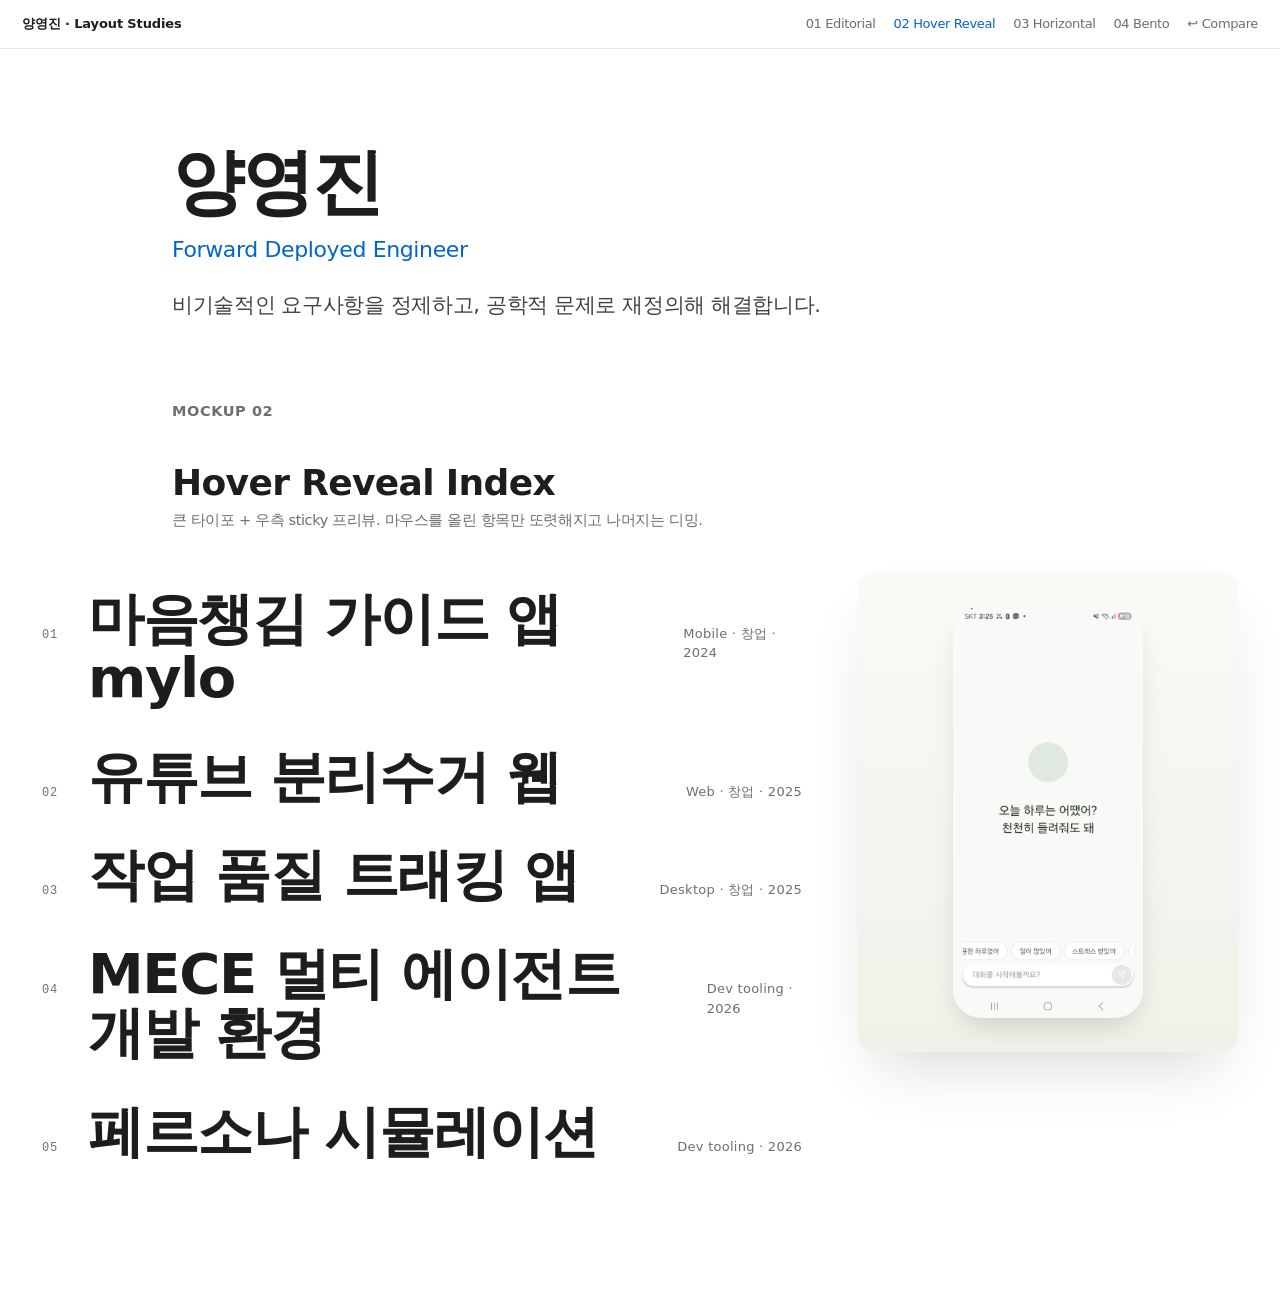
<file: mockups/02-hover-reveal.html>
<!doctype html>
<html lang="ko">
<head>
  <meta charset="utf-8" />
  <meta name="viewport" content="width=device-width, initial-scale=1" />
  <title>Mockup 02 — Hover Reveal · 양영진</title>
  <link rel="stylesheet" href="./shared.css" />
  <style>
    /* ─── Hover-reveal index (Linear/Vercel-style) ───
       대형 타이포 세로 나열. hover 시 우측 영역에서
       프로젝트 미리보기가 페이드+슬라이드인. */
    .hr {
      position: relative;
      max-width: 1240px;
      margin: 24px auto 120px;
      padding: 0 22px;
      display: grid;
      grid-template-columns: 1fr 380px;
      gap: 56px;
      min-height: 540px;
    }
    .hr__list {
      display: flex; flex-direction: column;
      gap: 4px;
    }
    .hr__item {
      display: flex; align-items: baseline; gap: 18px;
      padding: 18px 0;
      width: 100%;
      text-align: left;
      transition: opacity .25s ease, transform .25s ease;
    }
    .hr__list:hover .hr__item { opacity: 0.32; }
    .hr__list .hr__item:hover { opacity: 1; transform: translateX(8px); }

    .hr__num {
      font-family: "SF Mono", ui-monospace, "Menlo", monospace;
      font-size: 12px;
      color: var(--muted-48);
      width: 28px; flex-shrink: 0;
      letter-spacing: 0.06em;
    }
    .hr__title {
      font-family: "SF Pro Display", system-ui, sans-serif;
      font-weight: 600;
      font-size: 56px; line-height: 1.05; letter-spacing: -0.025em;
    }
    .hr__meta {
      margin-left: auto;
      font-size: 13px; color: var(--muted-48);
      letter-spacing: 0.02em;
    }
    .hr__item:hover .hr__title { color: var(--primary); }

    /* fixed preview pane on the right */
    .hr__preview {
      position: sticky; top: 120px;
      height: 480px;
      border-radius: 18px;
      overflow: hidden;
      background: var(--parchment);
      box-shadow: 0 30px 60px -20px rgba(0,0,0,0.16);
    }
    .hr__pane {
      position: absolute; inset: 0;
      opacity: 0;
      transform: scale(1.02);
      transition: opacity .35s ease, transform .35s ease;
    }
    .hr__pane.is-active { opacity: 1; transform: scale(1); }

    /* per-pane visuals */
    .hr__pane--areum {
      background: linear-gradient(180deg, #fafaf7, #eef2e8);
      display: flex; align-items: center; justify-content: center;
    }
    .hr__pane--areum img {
      max-height: 86%;
      border-radius: 28px;
      box-shadow: 0 14px 30px -10px rgba(0,0,0,0.18);
    }
    .hr__pane--yt {
      background: #0f0f0f;
      display: grid; grid-template-columns: repeat(2, 1fr); gap: 10px;
      padding: 22px;
      align-content: center;
    }
    .hr__pane--yt > i {
      display: block; aspect-ratio: 16/9; border-radius: 8px;
    }
    .hr__pane--yt > i:nth-child(1) { background: linear-gradient(135deg, #2d3748, #1a202c); }
    .hr__pane--yt > i:nth-child(2) { background: linear-gradient(135deg, #3a2d1a, #1f1407); }
    .hr__pane--yt > i:nth-child(3) { background: linear-gradient(135deg, #1a3a2d, #07221a); }
    .hr__pane--yt > i:nth-child(4) { background: linear-gradient(135deg, #3a1a2d, #220714); }

    .hr__pane--focus {
      background: #0e1424;
      display: flex; flex-direction: column;
      align-items: center; justify-content: center;
      color: #e6ebf5; padding: 24px; gap: 8px;
    }
    .hr__pane--focus .label {
      font-size: 11px; color: #8694b8;
      letter-spacing: 0.08em; text-transform: uppercase;
    }
    .hr__pane--focus .big {
      font-family: "SF Pro Display", system-ui, sans-serif;
      font-size: 64px; font-weight: 600; letter-spacing: -0.025em;
      color: #4dd58a;
    }
    .hr__pane--focus .timeline {
      display: flex; gap: 2px; height: 14px; width: 78%; margin-top: 18px;
      border-radius: 4px; overflow: hidden;
    }
    .hr__pane--focus .timeline span { flex: 1; }
    .hr__pane--focus .timeline .f { background: #4dd58a; }
    .hr__pane--focus .timeline .o { background: #4f8cff; }
    .hr__pane--focus .timeline .d { background: #ff7a59; }
    .hr__pane--focus .timeline .a { background: #2a3552; }

    .hr__pane--flow {
      background: #1d1d1f;
      font-family: "SF Mono", ui-monospace, "Menlo", monospace;
      display: flex; align-items: center; justify-content: center;
      color: #e8e8e8; padding: 28px;
      font-size: 14px; line-height: 1.9;
    }
    .hr__pane--flow b { color: #ff9c75; font-weight: 600; }
    .hr__pane--flow i { color: #6aa6ff; font-style: normal; }
    .hr__pane--flow s { color: #6fe2a4; text-decoration: none; }

    .hr__pane--persona {
      background: var(--parchment);
      display: flex; flex-direction: column;
      align-items: center; justify-content: center; gap: 16px;
    }
    .hr__pane--persona .row { display: flex; gap: 16px; }
    .hr__pane--persona .row span {
      width: 64px; height: 64px; border-radius: 999px;
    }
    .hr__pane--persona .row span:nth-child(1) { background: linear-gradient(135deg, #ffb86b, #ff7849); }
    .hr__pane--persona .row span:nth-child(2) { background: linear-gradient(135deg, #6cc1ff, #2b7de9); }
    .hr__pane--persona .row span:nth-child(3) { background: linear-gradient(135deg, #c39bff, #7d4be0); }
    .hr__pane--persona .label {
      font-size: 12px; color: var(--muted-48);
      letter-spacing: 0.08em; text-transform: uppercase;
    }

    @media (max-width: 900px) {
      .hr { grid-template-columns: 1fr; }
      .hr__preview { display: none; }
      .hr__title { font-size: 38px; }
      .hr__meta { display: none; }
    }
  </style>
</head>
<body>

  <header class="mock-head">
    <span class="mock-head__title">양영진 · Layout Studies</span>
    <nav class="mock-head__nav">
      <a href="../index.html">01 Editorial</a>
      <a href="./02-hover-reveal.html" class="is-current">02 Hover Reveal</a>
      <a href="./03-horizontal.html">03 Horizontal</a>
      <a href="./04-bento.html">04 Bento</a>
      <a href="./index.html">↩ Compare</a>
    </nav>
  </header>

  <section class="mock-hero">
    <h1 class="mock-hero__name">양영진</h1>
    <p class="mock-hero__role">Forward Deployed Engineer</p>
    <p class="mock-hero__lede">비기술적인 요구사항을 정제하고, 공학적 문제로 재정의해 해결합니다.</p>
  </section>

  <div class="mock-section-title">
    <p class="mock-section-title__eyebrow">Mockup 02</p>
    <h2>Hover Reveal Index</h2>
    <p>큰 타이포 + 우측 sticky 프리뷰. 마우스를 올린 항목만 또렷해지고 나머지는 디밍.</p>
  </div>

  <section class="hr">
    <div class="hr__list" id="hr-list">
      <button class="hr__item" data-key="areum">
        <span class="hr__num">01</span>
        <span class="hr__title">마음챙김 가이드 앱 mylo</span>
        <span class="hr__meta">Mobile · 창업 · 2024</span>
      </button>
      <button class="hr__item" data-key="yt">
        <span class="hr__num">02</span>
        <span class="hr__title">유튜브 분리수거 웹</span>
        <span class="hr__meta">Web · 창업 · 2025</span>
      </button>
      <button class="hr__item" data-key="focus">
        <span class="hr__num">03</span>
        <span class="hr__title">작업 품질 트래킹 앱</span>
        <span class="hr__meta">Desktop · 창업 · 2025</span>
      </button>
      <button class="hr__item" data-key="flow">
        <span class="hr__num">04</span>
        <span class="hr__title">MECE 멀티 에이전트 개발 환경</span>
        <span class="hr__meta">Dev tooling · 2026</span>
      </button>
      <button class="hr__item" data-key="persona">
        <span class="hr__num">05</span>
        <span class="hr__title">페르소나 시뮬레이션</span>
        <span class="hr__meta">Dev tooling · 2026</span>
      </button>
    </div>

    <aside class="hr__preview">
      <div class="hr__pane hr__pane--areum is-active" data-pane="areum">
        <img src="../assets/projects/areum-chat-empty.jpeg" alt="" />
      </div>
      <div class="hr__pane hr__pane--yt" data-pane="yt"><i></i><i></i><i></i><i></i></div>
      <div class="hr__pane hr__pane--focus" data-pane="focus">
        <span class="label">Deep work</span>
        <span class="big">3h 47m</span>
        <div class="timeline"><span class="f" style="flex:6"></span><span class="o" style="flex:3"></span><span class="d" style="flex:1"></span><span class="f" style="flex:5"></span><span class="a" style="flex:2"></span><span class="f" style="flex:4"></span></div>
      </div>
      <div class="hr__pane hr__pane--flow" data-pane="flow">
        <div>
          <b>planner</b> → spec.md<br/>
          <i>builder</i> → impl/*<br/>
          <s>reviewer</s> → review.md
        </div>
      </div>
      <div class="hr__pane hr__pane--persona" data-pane="persona">
        <div class="row"><span></span><span></span><span></span></div>
        <span class="label">3 perspectives</span>
      </div>
    </aside>
  </section>

  <script>
    const list = document.getElementById('hr-list');
    const panes = document.querySelectorAll('.hr__pane');
    list.querySelectorAll('.hr__item').forEach(item => {
      item.addEventListener('mouseenter', () => {
        panes.forEach(p => p.classList.toggle('is-active', p.dataset.pane === item.dataset.key));
      });
    });
  </script>
</body>
</html>
</file>
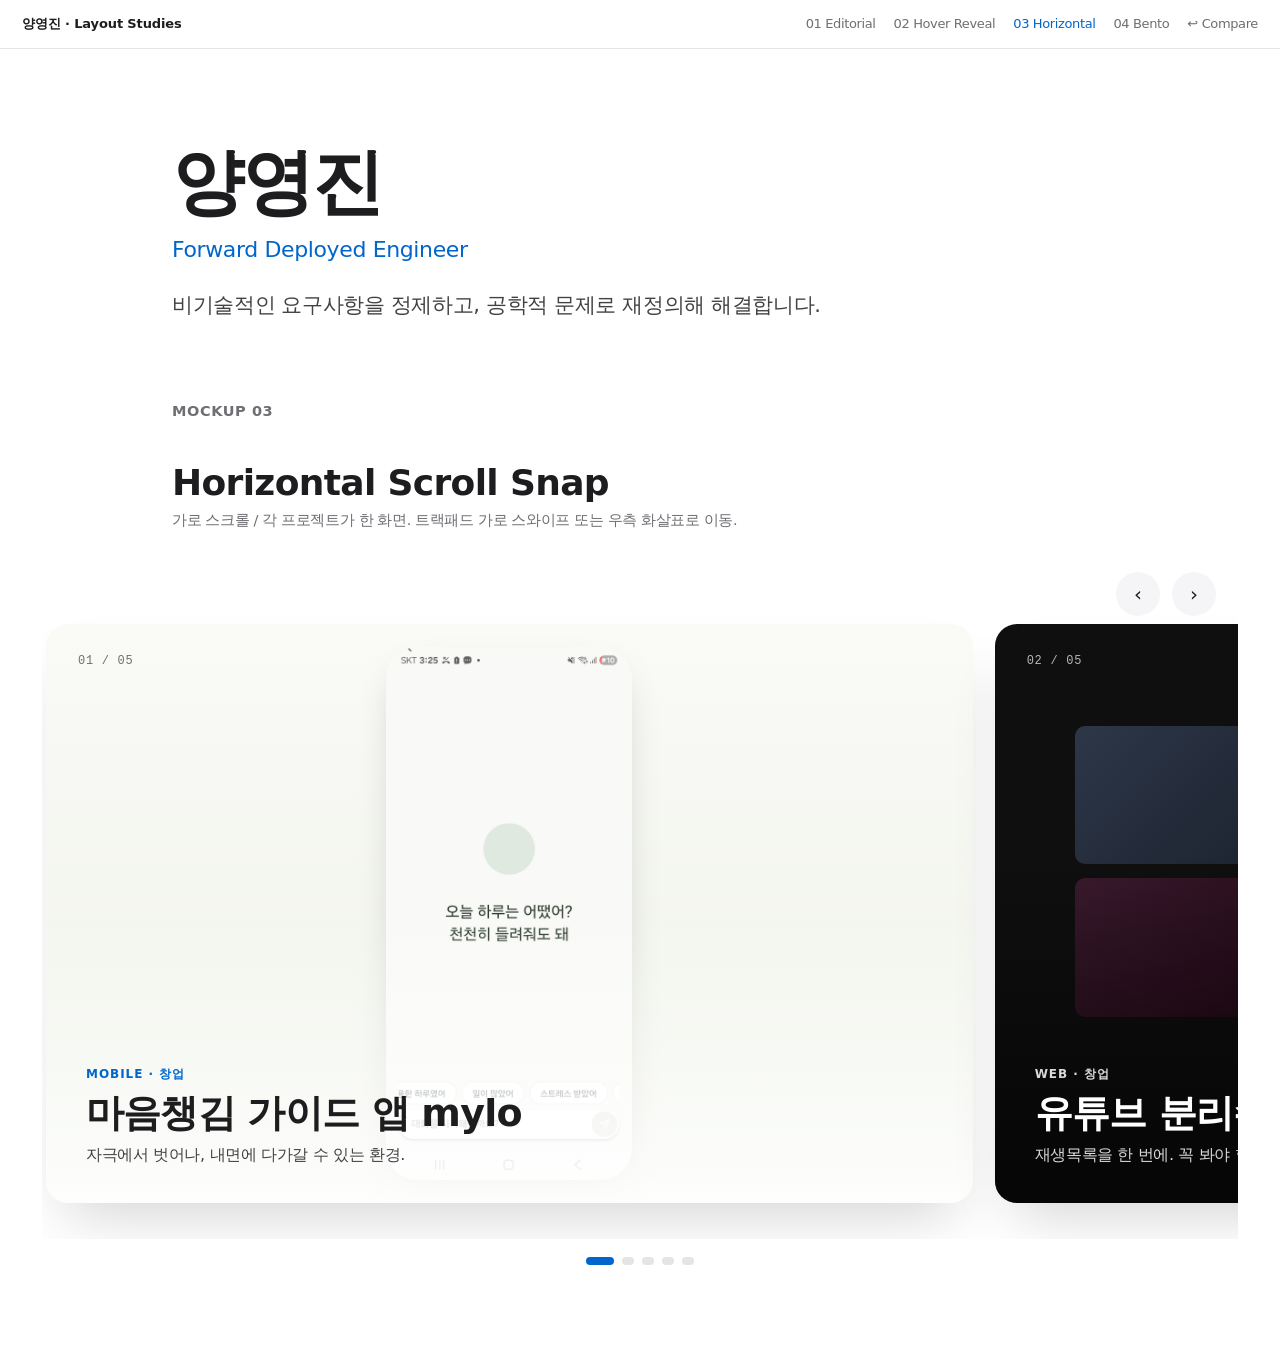
<file: mockups/03-horizontal.html>
<!doctype html>
<html lang="ko">
<head>
  <meta charset="utf-8" />
  <meta name="viewport" content="width=device-width, initial-scale=1" />
  <title>Mockup 03 — Horizontal Scroll · 양영진</title>
  <link rel="stylesheet" href="./shared.css" />
  <style>
    /* ─── Horizontal scroll snap (Apple TV / 영화관 스타일) ───
       가로 스크롤 컨테이너, 각 프로젝트 한 화면.
       scroll-snap으로 정확히 한 장씩 멈춤. */
    .hs {
      max-width: 1240px;
      margin: 24px auto 80px;
      padding: 0 22px;
    }
    .hs__rail {
      display: grid;
      grid-auto-flow: column;
      grid-auto-columns: 78%;
      gap: 22px;
      overflow-x: auto;
      overflow-y: hidden;
      scroll-snap-type: x mandatory;
      scroll-behavior: smooth;
      padding: 8px 4px 36px;
      scrollbar-width: thin;
    }
    .hs__rail::-webkit-scrollbar { height: 6px; }
    .hs__rail::-webkit-scrollbar-thumb { background: var(--hairline); border-radius: 999px; }

    .hs__slide {
      scroll-snap-align: center;
      border-radius: 22px;
      overflow: hidden;
      position: relative;
      aspect-ratio: 16 / 10;
      box-shadow: 0 30px 60px -20px rgba(0,0,0,0.18);
      cursor: pointer;
      transition: transform .35s cubic-bezier(.2,.8,.2,1);
    }
    .hs__slide:hover { transform: translateY(-4px); }

    .hs__slide__bg {
      position: absolute; inset: 0;
      display: flex; align-items: center; justify-content: center;
    }
    .hs__slide__overlay {
      position: absolute; inset: 0;
      padding: 36px 40px;
      display: flex; flex-direction: column; justify-content: flex-end;
      background: linear-gradient(180deg, rgba(0,0,0,0) 40%, rgba(0,0,0,0.65) 100%);
      color: #fff;
    }
    .hs__slide__num {
      position: absolute; top: 28px; left: 32px;
      font-family: "SF Mono", ui-monospace, monospace;
      font-size: 12px; letter-spacing: 0.06em;
      color: rgba(255,255,255,0.7);
    }
    .hs__slide__eyebrow {
      font-size: 12px; font-weight: 600;
      letter-spacing: 0.08em; text-transform: uppercase;
      color: rgba(255,255,255,0.85); margin: 0 0 10px;
    }
    .hs__slide__title {
      font-family: "SF Pro Display", system-ui, sans-serif;
      font-weight: 600;
      font-size: 38px; line-height: 1.1; letter-spacing: -0.02em;
      margin: 0 0 8px;
    }
    .hs__slide__tagline {
      font-size: 16px; line-height: 1.5;
      color: rgba(255,255,255,0.85);
      margin: 0;
      max-width: 460px;
    }

    /* per-slide visuals */
    .hs__slide--areum .hs__slide__bg {
      background: linear-gradient(180deg, #fafaf7, #eef2e8);
    }
    .hs__slide--areum .hs__slide__bg img {
      max-height: 92%; border-radius: 32px;
      box-shadow: 0 18px 40px -12px rgba(0,0,0,0.2);
    }
    .hs__slide--areum .hs__slide__overlay { color: var(--ink); background: linear-gradient(180deg, rgba(255,255,255,0) 50%, rgba(255,255,255,0.92) 100%); }
    .hs__slide--areum .hs__slide__eyebrow { color: var(--primary); }
    .hs__slide--areum .hs__slide__tagline { color: var(--muted-80); }
    .hs__slide--areum .hs__slide__num { color: var(--muted-48); }

    .hs__slide--yt .hs__slide__bg {
      background: #0f0f0f;
      display: grid; grid-template-columns: repeat(3, 1fr); gap: 14px;
      padding: 56px 80px 140px;
      align-content: center;
    }
    .hs__slide--yt .hs__slide__bg i {
      display: block; aspect-ratio: 16/9; border-radius: 10px;
    }
    .hs__slide--yt .hs__slide__bg i:nth-child(1) { background: linear-gradient(135deg, #2d3748, #1a202c); }
    .hs__slide--yt .hs__slide__bg i:nth-child(2) { background: linear-gradient(135deg, #3a2d1a, #1f1407); }
    .hs__slide--yt .hs__slide__bg i:nth-child(3) { background: linear-gradient(135deg, #1a3a2d, #07221a); }
    .hs__slide--yt .hs__slide__bg i:nth-child(4) { background: linear-gradient(135deg, #3a1a2d, #220714); }
    .hs__slide--yt .hs__slide__bg i:nth-child(5) { background: linear-gradient(135deg, #1a2a3a, #07142a); }
    .hs__slide--yt .hs__slide__bg i:nth-child(6) { background: linear-gradient(135deg, #2a1a3a, #14072a); }

    .hs__slide--focus .hs__slide__bg {
      background: #0e1424;
      flex-direction: column; gap: 6px;
      color: #e6ebf5;
    }
    .hs__slide--focus .label { font-size: 12px; color: #8694b8; letter-spacing: 0.08em; text-transform: uppercase; }
    .hs__slide--focus .big {
      font-family: "SF Pro Display", system-ui, sans-serif;
      font-size: 96px; font-weight: 600; letter-spacing: -0.025em;
      color: #4dd58a;
    }
    .hs__slide--focus .timeline {
      display: flex; gap: 3px; height: 18px; width: 60%; margin-top: 24px;
      border-radius: 4px; overflow: hidden;
    }
    .hs__slide--focus .timeline span { flex: 1; }
    .hs__slide--focus .timeline .f { background: #4dd58a; }
    .hs__slide--focus .timeline .o { background: #4f8cff; }
    .hs__slide--focus .timeline .d { background: #ff7a59; }
    .hs__slide--focus .timeline .a { background: #2a3552; }

    .hs__slide--flow .hs__slide__bg {
      background: #1d1d1f;
      font-family: "SF Mono", ui-monospace, monospace;
      color: #e8e8e8;
      font-size: 18px; line-height: 2.2;
      padding: 0 80px 140px;
    }
    .hs__slide--flow .hs__slide__bg b { color: #ff9c75; font-weight: 600; }
    .hs__slide--flow .hs__slide__bg i { color: #6aa6ff; font-style: normal; }
    .hs__slide--flow .hs__slide__bg s { color: #6fe2a4; text-decoration: none; }

    .hs__slide--persona .hs__slide__bg {
      background: var(--parchment);
      gap: 18px; flex-direction: column;
    }
    .hs__slide--persona .row { display: flex; gap: 20px; }
    .hs__slide--persona .row span {
      width: 76px; height: 76px; border-radius: 999px;
    }
    .hs__slide--persona .row span:nth-child(1) { background: linear-gradient(135deg, #ffb86b, #ff7849); }
    .hs__slide--persona .row span:nth-child(2) { background: linear-gradient(135deg, #6cc1ff, #2b7de9); }
    .hs__slide--persona .row span:nth-child(3) { background: linear-gradient(135deg, #c39bff, #7d4be0); }
    .hs__slide--persona .hs__slide__overlay { color: var(--ink); background: linear-gradient(180deg, rgba(255,255,255,0) 50%, rgba(255,255,255,0.92) 100%); }
    .hs__slide--persona .hs__slide__eyebrow { color: var(--primary); }
    .hs__slide--persona .hs__slide__tagline { color: var(--muted-80); }
    .hs__slide--persona .hs__slide__num { color: var(--muted-48); }

    /* nav arrows */
    .hs__nav {
      max-width: 1240px; margin: 0 auto;
      padding: 0 22px;
      display: flex; gap: 12px; justify-content: flex-end;
    }
    .hs__btn {
      width: 44px; height: 44px; border-radius: 999px;
      background: var(--parchment);
      color: var(--ink);
      font-size: 20px; line-height: 1;
      display: inline-flex; align-items: center; justify-content: center;
      transition: background-color .15s, transform .15s;
    }
    .hs__btn:hover { background: var(--hairline); }
    .hs__btn:active { transform: scale(0.95); }

    /* indicator dots */
    .hs__dots {
      display: flex; gap: 8px; justify-content: center;
      margin-top: 18px;
    }
    .hs__dots button {
      width: 8px; height: 8px; border-radius: 999px;
      background: var(--hairline);
      transition: background-color .2s, width .2s;
    }
    .hs__dots button.is-current { background: var(--primary); width: 28px; }
  </style>
</head>
<body>

  <header class="mock-head">
    <span class="mock-head__title">양영진 · Layout Studies</span>
    <nav class="mock-head__nav">
      <a href="../index.html">01 Editorial</a>
      <a href="./02-hover-reveal.html">02 Hover Reveal</a>
      <a href="./03-horizontal.html" class="is-current">03 Horizontal</a>
      <a href="./04-bento.html">04 Bento</a>
      <a href="./index.html">↩ Compare</a>
    </nav>
  </header>

  <section class="mock-hero">
    <h1 class="mock-hero__name">양영진</h1>
    <p class="mock-hero__role">Forward Deployed Engineer</p>
    <p class="mock-hero__lede">비기술적인 요구사항을 정제하고, 공학적 문제로 재정의해 해결합니다.</p>
  </section>

  <div class="mock-section-title">
    <p class="mock-section-title__eyebrow">Mockup 03</p>
    <h2>Horizontal Scroll Snap</h2>
    <p>가로 스크롤 / 각 프로젝트가 한 화면. 트랙패드 가로 스와이프 또는 우측 화살표로 이동.</p>
  </div>

  <section class="hs">
    <div class="hs__nav">
      <button class="hs__btn" data-dir="-1" aria-label="이전">‹</button>
      <button class="hs__btn" data-dir="1" aria-label="다음">›</button>
    </div>

    <div class="hs__rail" id="hs-rail">
      <article class="hs__slide hs__slide--areum">
        <div class="hs__slide__bg"><img src="../assets/projects/areum-chat-empty.jpeg" alt="" /></div>
        <span class="hs__slide__num">01 / 05</span>
        <div class="hs__slide__overlay">
          <p class="hs__slide__eyebrow">Mobile · 창업</p>
          <h3 class="hs__slide__title">마음챙김 가이드 앱 mylo</h3>
          <p class="hs__slide__tagline">자극에서 벗어나, 내면에 다가갈 수 있는 환경.</p>
        </div>
      </article>

      <article class="hs__slide hs__slide--yt">
        <div class="hs__slide__bg"><i></i><i></i><i></i><i></i><i></i><i></i></div>
        <span class="hs__slide__num">02 / 05</span>
        <div class="hs__slide__overlay">
          <p class="hs__slide__eyebrow">Web · 창업</p>
          <h3 class="hs__slide__title">유튜브 분리수거 웹</h3>
          <p class="hs__slide__tagline">재생목록을 한 번에. 꼭 봐야 할 영상만 선별합니다.</p>
        </div>
      </article>

      <article class="hs__slide hs__slide--focus">
        <div class="hs__slide__bg">
          <span class="label">Deep work</span>
          <span class="big">3h 47m</span>
          <div class="timeline"><span class="f" style="flex:6"></span><span class="o" style="flex:3"></span><span class="d" style="flex:1"></span><span class="f" style="flex:5"></span><span class="a" style="flex:2"></span><span class="f" style="flex:4"></span></div>
        </div>
        <span class="hs__slide__num">03 / 05</span>
        <div class="hs__slide__overlay">
          <p class="hs__slide__eyebrow">Desktop · 창업</p>
          <h3 class="hs__slide__title">작업 품질 트래킹 앱</h3>
          <p class="hs__slide__tagline">PC 사용 신호로 몰입을 측정하고, 습관을 점검합니다.</p>
        </div>
      </article>

      <article class="hs__slide hs__slide--flow">
        <div class="hs__slide__bg">
          <div>
            <b>planner</b> → spec.md<br/>
            <i>builder</i> → impl/*<br/>
            <s>reviewer</s> → review.md
          </div>
        </div>
        <span class="hs__slide__num">04 / 05</span>
        <div class="hs__slide__overlay">
          <p class="hs__slide__eyebrow">Dev tooling</p>
          <h3 class="hs__slide__title">MECE 멀티 에이전트 개발 환경</h3>
          <p class="hs__slide__tagline">페로몬 프로토콜에서 착안. md 공유 + 훅 트리거로 자율 실행.</p>
        </div>
      </article>

      <article class="hs__slide hs__slide--persona">
        <div class="hs__slide__bg">
          <div class="row"><span></span><span></span><span></span></div>
        </div>
        <span class="hs__slide__num">05 / 05</span>
        <div class="hs__slide__overlay">
          <p class="hs__slide__eyebrow">Dev tooling</p>
          <h3 class="hs__slide__title">페르소나 시뮬레이션</h3>
          <p class="hs__slide__tagline">서로 다른 시점의 페르소나가 같은 문제를 토론합니다.</p>
        </div>
      </article>
    </div>

    <div class="hs__dots" id="hs-dots">
      <button class="is-current" data-i="0"></button>
      <button data-i="1"></button>
      <button data-i="2"></button>
      <button data-i="3"></button>
      <button data-i="4"></button>
    </div>
  </section>

  <script>
    const rail = document.getElementById('hs-rail');
    const dots = document.querySelectorAll('#hs-dots button');
    const slides = rail.querySelectorAll('.hs__slide');

    const goTo = (i) => {
      const target = slides[Math.max(0, Math.min(slides.length - 1, i))];
      target?.scrollIntoView({ behavior: 'smooth', inline: 'center', block: 'nearest' });
    };

    document.querySelectorAll('[data-dir]').forEach(btn => {
      btn.addEventListener('click', () => {
        const cur = [...slides].findIndex(s => s.getBoundingClientRect().left >= rail.getBoundingClientRect().left - 20);
        goTo(cur + Number(btn.dataset.dir));
      });
    });
    dots.forEach(d => d.addEventListener('click', () => goTo(Number(d.dataset.i))));

    // dot tracking on scroll
    const io = new IntersectionObserver((entries) => {
      entries.forEach(e => {
        if (e.isIntersecting && e.intersectionRatio > 0.6) {
          const i = [...slides].indexOf(e.target);
          dots.forEach(d => d.classList.toggle('is-current', Number(d.dataset.i) === i));
        }
      });
    }, { root: rail, threshold: [0.6, 0.9] });
    slides.forEach(s => io.observe(s));
  </script>
</body>
</html>
</file>
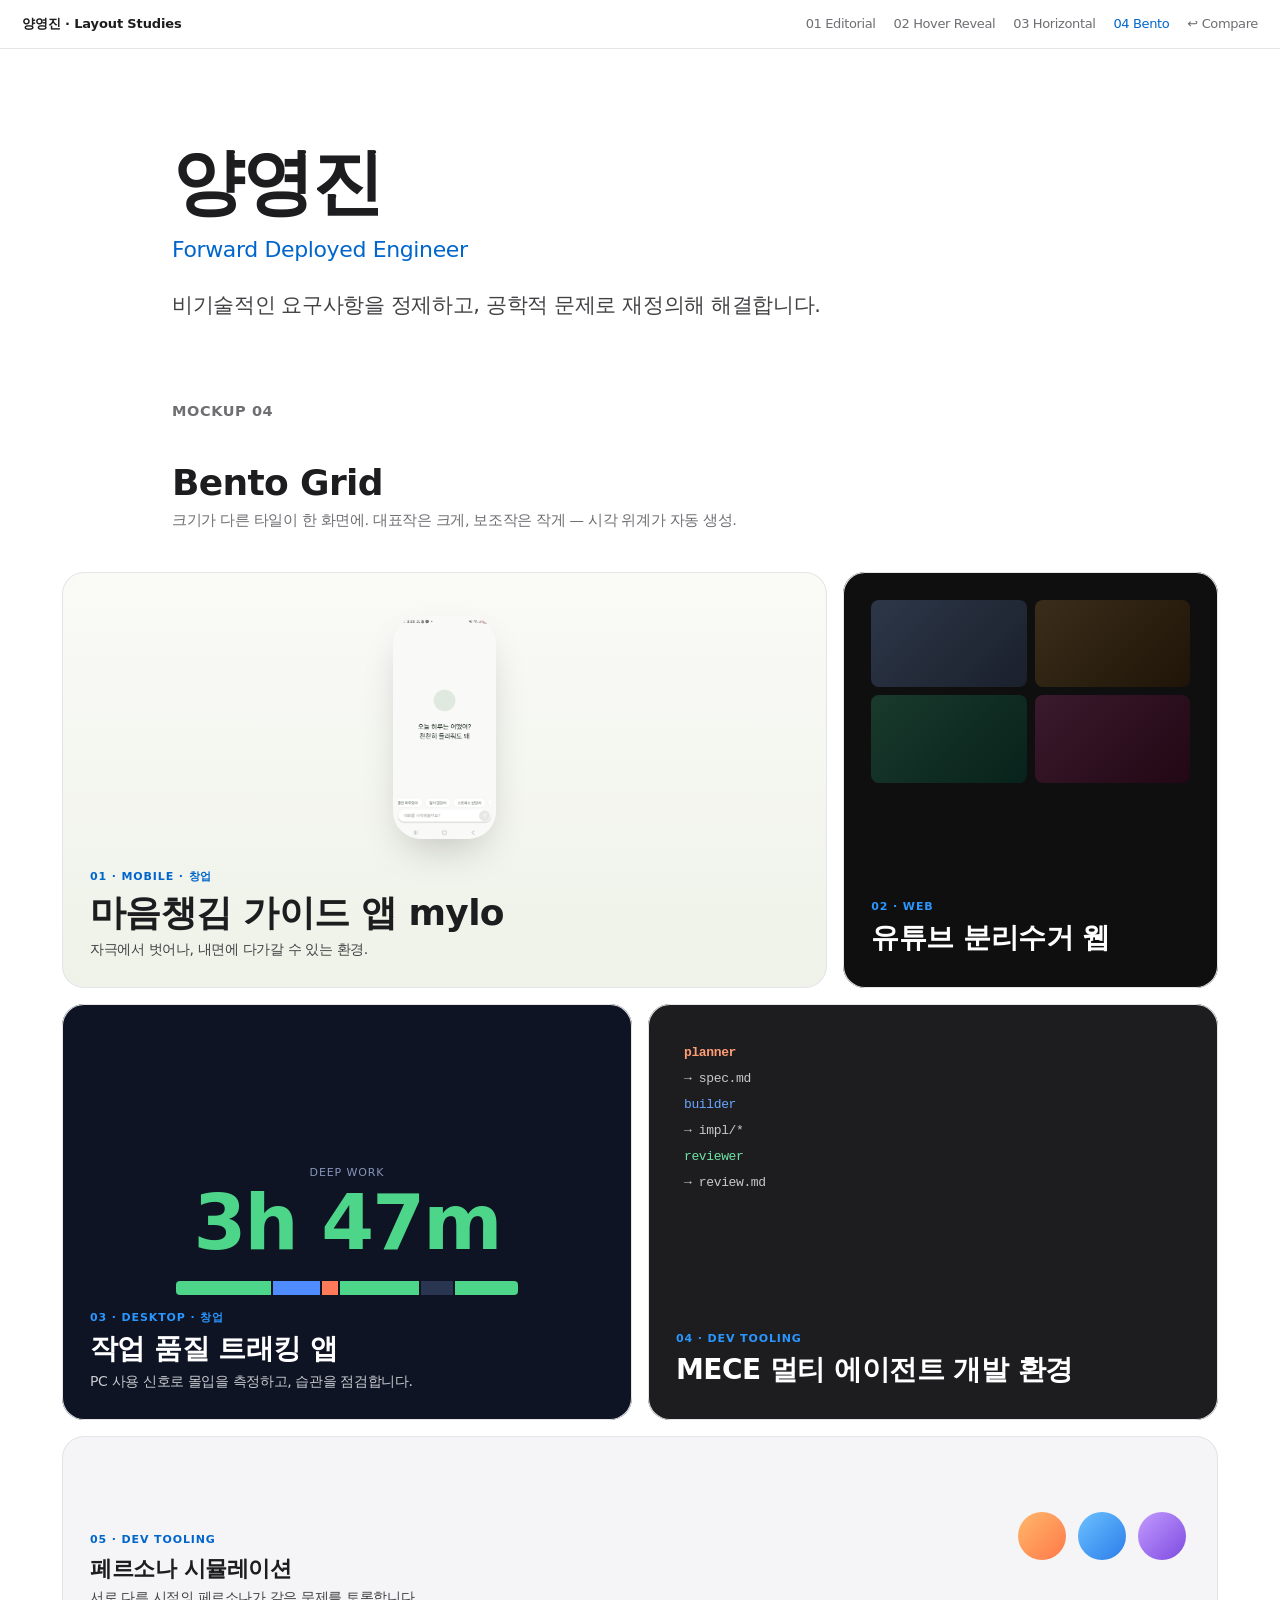
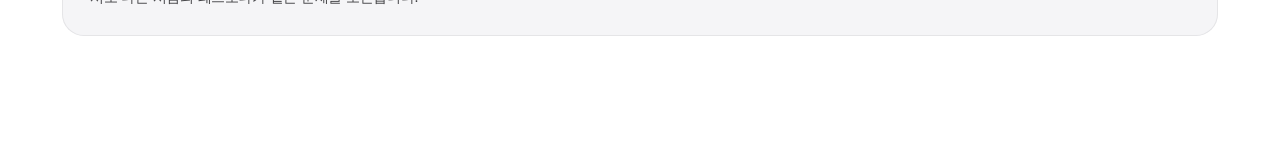
<file: mockups/04-bento.html>
<!doctype html>
<html lang="ko">
<head>
  <meta charset="utf-8" />
  <meta name="viewport" content="width=device-width, initial-scale=1" />
  <title>Mockup 04 — Bento Grid · 양영진</title>
  <link rel="stylesheet" href="./shared.css" />
  <style>
    /* ─── Bento grid (Apple iPhone 페이지 스타일) ───
       크기가 다른 5개 타일을 한 화면에 배치.
       대표작은 크게, 보조작은 작게 — 시각 위계로 우선순위 표현. */
    .bento {
      max-width: 1200px;
      margin: 24px auto 120px;
      padding: 0 22px;
      display: grid;
      grid-template-columns: repeat(6, 1fr);
      grid-auto-rows: 200px;
      gap: 16px;
    }
    .bento__cell {
      position: relative;
      border-radius: 22px;
      overflow: hidden;
      cursor: pointer;
      box-shadow: inset 0 0 0 1px var(--hairline);
      transition: transform .35s cubic-bezier(.2,.8,.2,1), box-shadow .35s ease;
    }
    .bento__cell:hover {
      transform: translateY(-4px);
      box-shadow: inset 0 0 0 1px var(--hairline),
                  0 24px 50px -16px rgba(0,0,0,0.18);
    }
    .bento__cell:focus-visible {
      outline: 2px solid var(--primary-focus);
      outline-offset: 4px;
    }

    .bento__cell--hero  { grid-column: span 4; grid-row: span 2; }   /* areum: 4×2 */
    .bento__cell--wide  { grid-column: span 2; grid-row: span 2; }   /* yt:    2×2 */
    .bento__cell--tall  { grid-column: span 3; grid-row: span 2; }   /* focus: 3×2 */
    .bento__cell--med   { grid-column: span 3; grid-row: span 2; }   /* flow:  3×2 */
    .bento__cell--small { grid-column: span 6; grid-row: span 1; }   /* persona: 6×1 banner */

    /* Cell visual layer */
    .bento__visual {
      position: absolute; inset: 0;
      display: flex; align-items: center; justify-content: center;
    }
    .bento__caption {
      position: absolute; left: 28px; bottom: 28px; right: 28px;
      z-index: 2;
      color: var(--ink);
    }
    .bento__caption.is-on-dark { color: #fff; }
    .bento__eyebrow {
      font-size: 11px; font-weight: 600;
      letter-spacing: 0.08em; text-transform: uppercase;
      color: var(--primary);
      margin: 0 0 8px;
    }
    .bento__caption.is-on-dark .bento__eyebrow { color: var(--primary-on-dark); }
    .bento__title {
      font-family: "SF Pro Display", system-ui, sans-serif;
      font-weight: 600;
      font-size: 28px; line-height: 1.1; letter-spacing: -0.018em;
      margin: 0 0 6px;
    }
    .bento__cell--hero .bento__title { font-size: 36px; }
    .bento__tagline {
      font-size: 14px; line-height: 1.5;
      color: var(--muted-80);
      margin: 0;
      max-width: 380px;
    }
    .bento__caption.is-on-dark .bento__tagline { color: rgba(255,255,255,0.78); }

    /* per-cell visuals */
    .bento__cell--hero {
      background: linear-gradient(180deg, #fafaf7, #eef2e8);
    }
    .bento__cell--hero .bento__visual {
      align-items: flex-start; justify-content: center;
      padding-top: 44px;
    }
    .bento__cell--hero .bento__visual img {
      max-height: 60%;
      border-radius: 28px;
      box-shadow: 0 18px 40px -12px rgba(0,0,0,0.22);
    }

    .bento__cell--wide {
      background: #0f0f0f;
    }
    .bento__cell--wide .bento__visual {
      display: grid; grid-template-columns: 1fr 1fr;
      gap: 8px; padding: 28px;
      align-content: flex-start;
    }
    .bento__cell--wide .bento__visual i {
      display: block; aspect-ratio: 16/9; border-radius: 8px;
    }
    .bento__cell--wide .bento__visual i:nth-child(1) { background: linear-gradient(135deg, #2d3748, #1a202c); }
    .bento__cell--wide .bento__visual i:nth-child(2) { background: linear-gradient(135deg, #3a2d1a, #1f1407); }
    .bento__cell--wide .bento__visual i:nth-child(3) { background: linear-gradient(135deg, #1a3a2d, #07221a); }
    .bento__cell--wide .bento__visual i:nth-child(4) { background: linear-gradient(135deg, #3a1a2d, #220714); }

    .bento__cell--tall {
      background: #0e1424;
    }
    .bento__cell--tall .bento__visual {
      flex-direction: column; gap: 4px;
      padding-top: 36px; align-items: center;
      color: #e6ebf5;
    }
    .bento__cell--tall .label {
      font-size: 11px; color: #8694b8;
      letter-spacing: 0.08em; text-transform: uppercase;
    }
    .bento__cell--tall .big {
      font-family: "SF Pro Display", system-ui, sans-serif;
      font-size: 76px; font-weight: 600; letter-spacing: -0.025em;
      color: #4dd58a;
      line-height: 1;
    }
    .bento__cell--tall .timeline {
      display: flex; gap: 2px; height: 14px; width: 60%; margin-top: 16px;
      border-radius: 4px; overflow: hidden;
    }
    .bento__cell--tall .timeline span { flex: 1; }
    .bento__cell--tall .timeline .f { background: #4dd58a; }
    .bento__cell--tall .timeline .o { background: #4f8cff; }
    .bento__cell--tall .timeline .d { background: #ff7a59; }
    .bento__cell--tall .timeline .a { background: #2a3552; }

    .bento__cell--med {
      background: #1d1d1f;
    }
    .bento__cell--med .bento__visual {
      flex-direction: column;
      padding: 36px 36px 0;
      align-items: flex-start; justify-content: flex-start;
      font-family: "SF Mono", ui-monospace, monospace;
      color: #c9c9cc;
      font-size: 13px; line-height: 2.0;
    }
    .bento__cell--med .bento__visual b { color: #ff9c75; font-weight: 600; }
    .bento__cell--med .bento__visual i { color: #6aa6ff; font-style: normal; }
    .bento__cell--med .bento__visual s { color: #6fe2a4; text-decoration: none; }

    .bento__cell--small {
      background: var(--parchment);
    }
    .bento__cell--small .bento__visual {
      justify-content: flex-end; padding-right: 32px; gap: 14px;
    }
    .bento__cell--small .row { display: flex; gap: 12px; }
    .bento__cell--small .row span {
      width: 48px; height: 48px; border-radius: 999px;
    }
    .bento__cell--small .row span:nth-child(1) { background: linear-gradient(135deg, #ffb86b, #ff7849); }
    .bento__cell--small .row span:nth-child(2) { background: linear-gradient(135deg, #6cc1ff, #2b7de9); }
    .bento__cell--small .row span:nth-child(3) { background: linear-gradient(135deg, #c39bff, #7d4be0); }
    .bento__cell--small .bento__caption { left: 28px; right: auto; max-width: 420px; }

    @media (max-width: 900px) {
      .bento { grid-template-columns: repeat(2, 1fr); }
      .bento__cell--hero,
      .bento__cell--wide,
      .bento__cell--tall,
      .bento__cell--med,
      .bento__cell--small {
        grid-column: span 2; grid-row: span 2;
      }
    }
  </style>
</head>
<body>

  <header class="mock-head">
    <span class="mock-head__title">양영진 · Layout Studies</span>
    <nav class="mock-head__nav">
      <a href="../index.html">01 Editorial</a>
      <a href="./02-hover-reveal.html">02 Hover Reveal</a>
      <a href="./03-horizontal.html">03 Horizontal</a>
      <a href="./04-bento.html" class="is-current">04 Bento</a>
      <a href="./index.html">↩ Compare</a>
    </nav>
  </header>

  <section class="mock-hero">
    <h1 class="mock-hero__name">양영진</h1>
    <p class="mock-hero__role">Forward Deployed Engineer</p>
    <p class="mock-hero__lede">비기술적인 요구사항을 정제하고, 공학적 문제로 재정의해 해결합니다.</p>
  </section>

  <div class="mock-section-title">
    <p class="mock-section-title__eyebrow">Mockup 04</p>
    <h2>Bento Grid</h2>
    <p>크기가 다른 타일이 한 화면에. 대표작은 크게, 보조작은 작게 — 시각 위계가 자동 생성.</p>
  </div>

  <section class="bento">
    <article class="bento__cell bento__cell--hero">
      <div class="bento__visual"><img src="../assets/projects/areum-chat-empty.jpeg" alt="" /></div>
      <div class="bento__caption">
        <p class="bento__eyebrow">01 · Mobile · 창업</p>
        <h3 class="bento__title">마음챙김 가이드 앱 mylo</h3>
        <p class="bento__tagline">자극에서 벗어나, 내면에 다가갈 수 있는 환경.</p>
      </div>
    </article>

    <article class="bento__cell bento__cell--wide">
      <div class="bento__visual"><i></i><i></i><i></i><i></i></div>
      <div class="bento__caption is-on-dark">
        <p class="bento__eyebrow">02 · Web</p>
        <h3 class="bento__title">유튜브 분리수거 웹</h3>
      </div>
    </article>

    <article class="bento__cell bento__cell--tall">
      <div class="bento__visual">
        <span class="label">Deep work</span>
        <span class="big">3h 47m</span>
        <div class="timeline"><span class="f" style="flex:6"></span><span class="o" style="flex:3"></span><span class="d" style="flex:1"></span><span class="f" style="flex:5"></span><span class="a" style="flex:2"></span><span class="f" style="flex:4"></span></div>
      </div>
      <div class="bento__caption is-on-dark">
        <p class="bento__eyebrow">03 · Desktop · 창업</p>
        <h3 class="bento__title">작업 품질 트래킹 앱</h3>
        <p class="bento__tagline">PC 사용 신호로 몰입을 측정하고, 습관을 점검합니다.</p>
      </div>
    </article>

    <article class="bento__cell bento__cell--med">
      <div class="bento__visual">
        <b>planner</b> → spec.md<br/>
        <i>builder</i> → impl/*<br/>
        <s>reviewer</s> → review.md
      </div>
      <div class="bento__caption is-on-dark">
        <p class="bento__eyebrow">04 · Dev tooling</p>
        <h3 class="bento__title">MECE 멀티 에이전트 개발 환경</h3>
      </div>
    </article>

    <article class="bento__cell bento__cell--small">
      <div class="bento__visual">
        <div class="row"><span></span><span></span><span></span></div>
      </div>
      <div class="bento__caption">
        <p class="bento__eyebrow">05 · Dev tooling</p>
        <h3 class="bento__title" style="font-size:22px;">페르소나 시뮬레이션</h3>
        <p class="bento__tagline">서로 다른 시점의 페르소나가 같은 문제를 토론합니다.</p>
      </div>
    </article>
  </section>

</body>
</html>
</file>
<file: mockups/shared.css>
/* Shared tokens + base for all mockup pages */
:root {
  --primary: #0066cc;
  --primary-focus: #0071e3;
  --primary-on-dark: #2997ff;
  --ink: #1d1d1f;
  --on-dark: #ffffff;
  --muted-dark: #d2d2d7;
  --muted-80: #424245;
  --muted-48: #6e6e73;
  --hairline: #e5e5e7;
  --canvas: #ffffff;
  --parchment: #f5f5f7;
  --pearl: #fafafc;
  --tile-dark: #1d1d1f;
  --tile-dark-2: #161617;
}
*, *::before, *::after { box-sizing: border-box; }
html, body { margin: 0; padding: 0; }
img, svg { display: block; max-width: 100%; }
a { color: inherit; text-decoration: none; }
button { font: inherit; border: 0; background: none; cursor: pointer; color: inherit; }
html { -webkit-font-smoothing: antialiased; -moz-osx-font-smoothing: grayscale; }
body {
  background: var(--canvas);
  color: var(--ink);
  font-family: "SF Pro Text", -apple-system, BlinkMacSystemFont, system-ui,
    "Apple SD Gothic Neo", "Pretendard", "Helvetica Neue", Arial, sans-serif;
  font-size: 17px; line-height: 1.5; letter-spacing: -0.022em;
}
.display { font-family: "SF Pro Display", system-ui, sans-serif; font-weight: 600; letter-spacing: -0.018em; }

/* Header (shared across mockups) */
.mock-head {
  position: sticky; top: 0; z-index: 30;
  background: rgba(255,255,255,0.85);
  -webkit-backdrop-filter: saturate(180%) blur(20px);
  backdrop-filter: saturate(180%) blur(20px);
  border-bottom: 1px solid var(--hairline);
  padding: 14px 22px;
  display: flex; justify-content: space-between; align-items: center;
  font-size: 13px;
}
.mock-head__title { font-weight: 600; letter-spacing: -0.01em; }
.mock-head__nav { display: flex; gap: 18px; color: var(--muted-48); }
.mock-head__nav a { transition: color .15s; }
.mock-head__nav a:hover, .mock-head__nav a.is-current { color: var(--primary); }

/* Hero (consistent across all mockups, left-aligned) */
.mock-hero {
  padding: 96px 22px 80px;
  max-width: 980px;
  margin: 0 auto;
  text-align: left;
}
.mock-hero__name {
  font-family: "SF Pro Display", system-ui, sans-serif;
  font-weight: 600;
  font-size: 72px; line-height: 1.04; letter-spacing: -0.025em;
  margin: 0 0 14px;
}
.mock-hero__role {
  font-size: 22px; font-weight: 500; color: var(--primary);
  margin: 0 0 24px;
}
.mock-hero__lede {
  font-family: "SF Pro Display", system-ui, sans-serif;
  font-weight: 400;
  font-size: 21px; line-height: 1.45; color: var(--muted-80);
  max-width: 720px;
  margin: 0;
}

/* Section title (per mockup) */
.mock-section-title {
  max-width: 980px; margin: 0 auto 8px;
  padding: 0 22px;
}
.mock-section-title__eyebrow {
  font-size: 13px; font-weight: 600; color: var(--primary);
  letter-spacing: 0.04em; text-transform: uppercase;
  margin: 0 0 8px;
}
.mock-section-title h2 {
  font-family: "SF Pro Display", system-ui, sans-serif;
  font-weight: 600;
  font-size: 36px; line-height: 1.1; letter-spacing: -0.018em;
  margin: 0 0 8px;
}
.mock-section-title p {
  color: var(--muted-48); font-size: 14.5px; margin: 0 0 40px;
}
</file>
